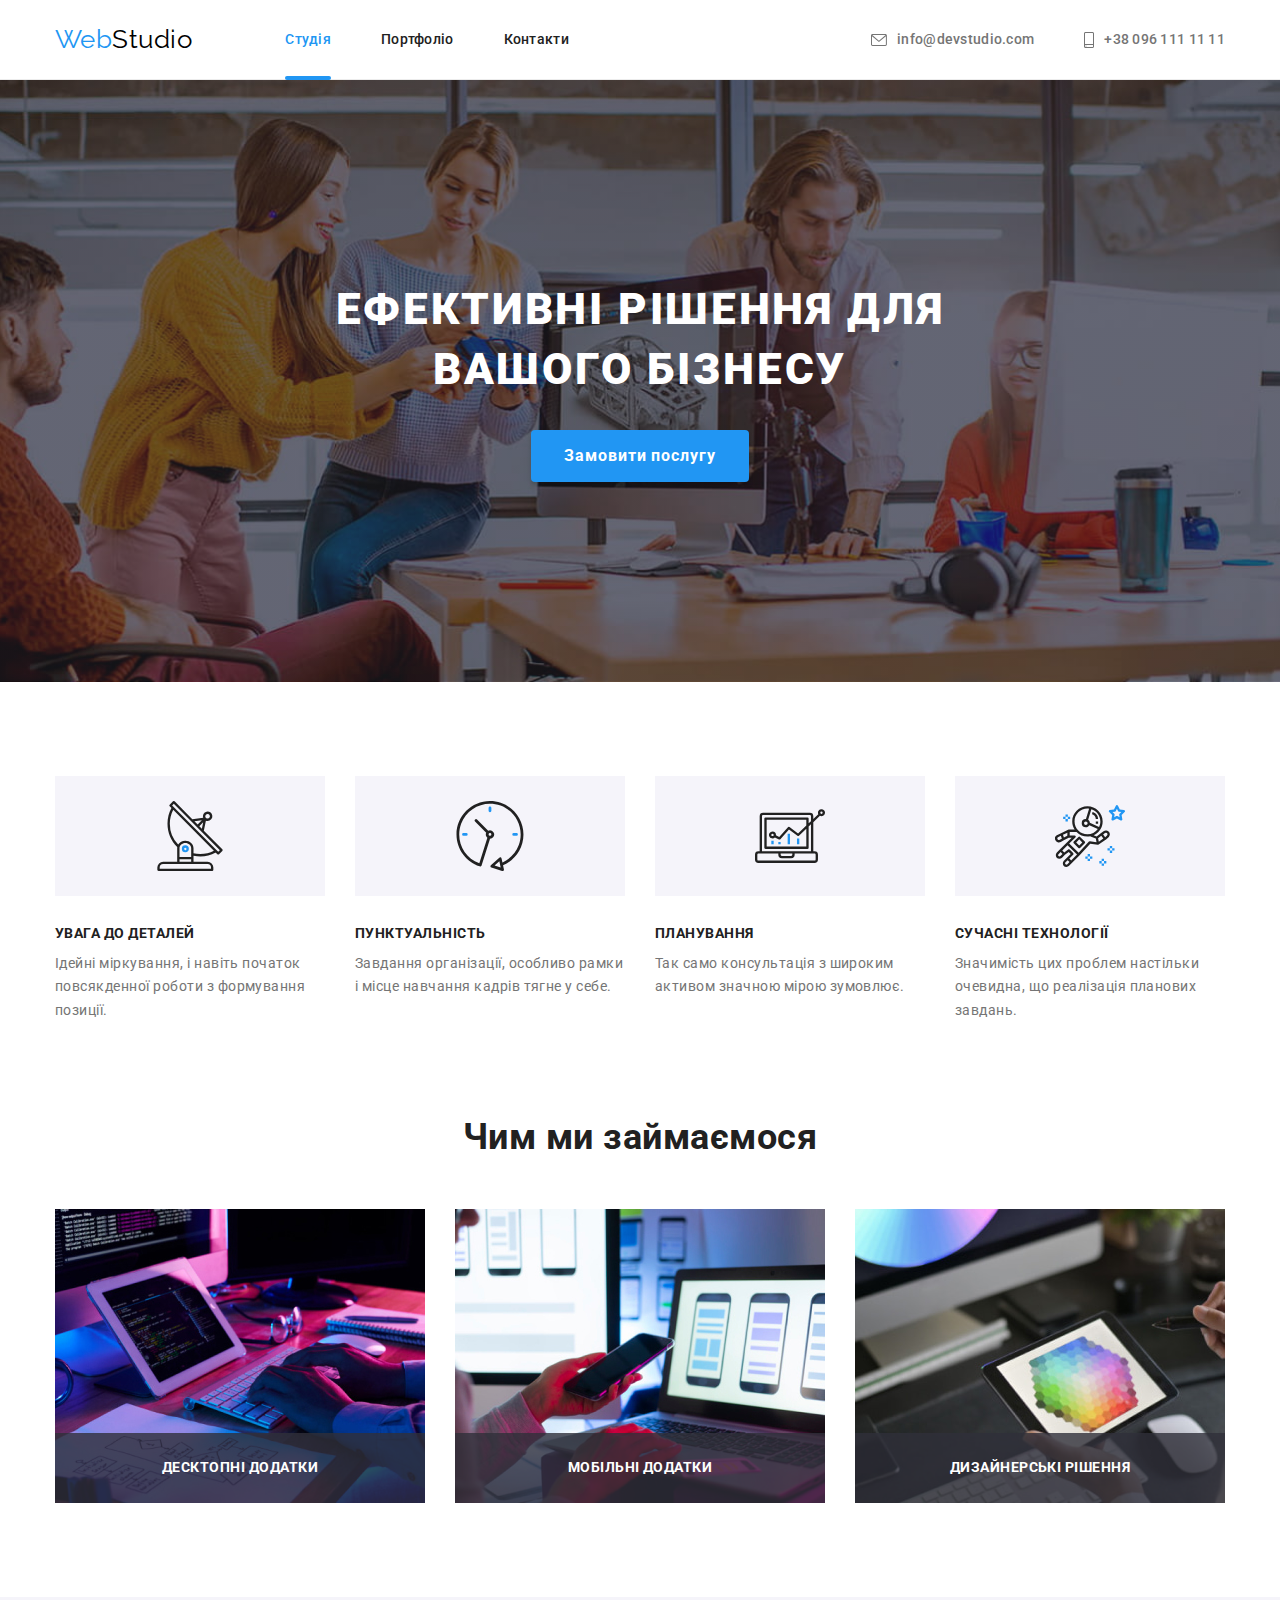
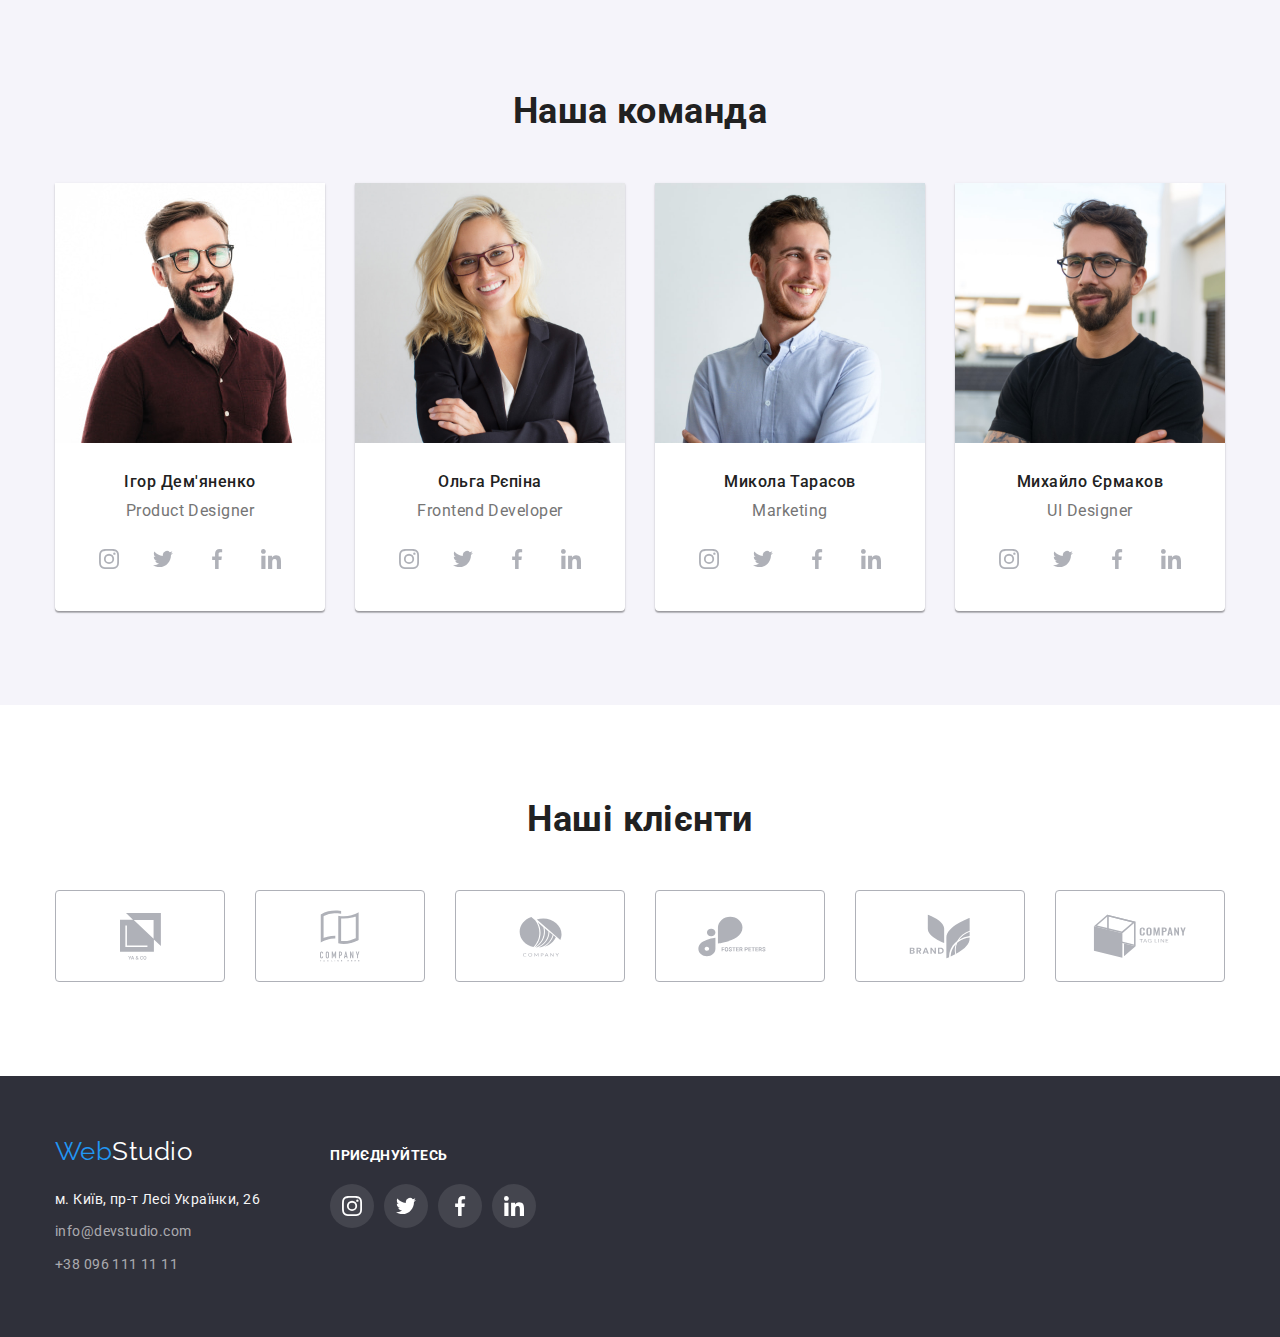
<file: index.html>
<!DOCTYPE html>
<html lang="uk">
  <head>
    <meta charset="UTF-8" />
    <meta http-equiv="X-UA-Compatible" content="IE=edge" />
    <meta name="viewport" content="width=device-width, initial-scale=1.0" />
    <title>WebStudio</title>
    <link
      href="https://fonts.googleapis.com/css2?family=Raleway:wght@700&family=Roboto:wght@400;500;700;900&display=swap"
      rel="stylesheet"
    />
    <link
      rel="stylesheet"
      href="https://cdnjs.cloudflare.com/ajax/libs/modern-normalize/1.1.0/modern-normalize.min.css"
    />
    <link rel="stylesheet" href="./css/styles.css" />
  </head>
  <body>
    <!--Шапка сайту-->
    <header class="page-header">
      <div class="container navbar">
        <!-- Лого -->
        <a class="logo" href="./index.html"><span>Web</span>Studio</a>

        <!-- Навігація по сайту -->
        <nav class="site-nav">
          <ul class="nav-list">
            <li class="item">
              <a class="link current" href="./index.html">Студія</a>
            </li>
            <li class="item">
              <a class="link" href="./portfolio.html">Портфоліо</a>
            </li>
            <li class="item">
              <a class="link" href="">Контакти</a>
            </li>
          </ul>
        </nav>

        <!-- Контакти -->
        <ul class="info-list">
          <li class="info-item">
            <a class="info-contact" href="mailto:info@devstudio.com">
              <svg class="info-envelope" width="16" height="12">
                <use
                  href="./images/icons.svg#icon-envelope"
                  width="16"
                  height="12"
                ></use>
              </svg>
              <span class="info-span">info@devstudio.com</span>
            </a>
          </li>
          <li class="info-item">
            <a class="info-contact" href="tel:+380961111111">
              <svg class="info-smartphone" width="10" height="16">
                <use
                  href="./images/icons.svg#icon-smartphone"
                  width="10"
                  height="16"
                ></use>
              </svg>
              <span class="info-span">+38 096 111 11 11</span>
            </a>
          </li>
        </ul>
      </div>
    </header>

    <!--Головна інформація-->
    <main class="page-main">
      <!--Замовлення послуги-->
      <section class="service">
        <div class="background-img">
          <div class="service-container container">
            <h1 class="service-title">Ефективні рішення для вашого бізнесу</h1>

            <button class="service-btn" type="button" data-modal-open>
              Замовити послугу
            </button>
          </div>
        </div>
      </section>

      <!--Особливості-->
      <section class="section">
        <div class="container">
          <h2 class="visually-hidden">Особливості</h2>

          <ul class="features-list">
            <li class="features-item">
              <div class="features-box">
                <svg class="features-icon" width="70" height="70">
                  <use
                    href="./images/icons.svg#icon-antenna"
                    width="70"
                    height="70"
                  ></use>
                </svg>
              </div>
              <h3 class="features-title">Увага до деталей</h3>
              <p class="features-text">
                Ідейні міркування, і навіть початок повсякденної роботи з
                формування позиції.
              </p>
            </li>

            <li class="features-item">
              <div class="features-box">
                <svg class="features-icon" width="70" height="70">
                  <use
                    href="./images/icons.svg#icon-clock"
                    width="70"
                    height="70"
                  ></use>
                </svg>
              </div>
              <h3 class="features-title">Пунктуальність</h3>
              <p class="features-text">
                Завдання організації, особливо рамки і місце навчання кадрів
                тягне у себе.
              </p>
            </li>

            <li class="features-item">
              <div class="features-box">
                <svg class="features-icon" width="70" height="70">
                  <use
                    href="./images/icons.svg#icon-diagram"
                    width="70"
                    height="70"
                  ></use>
                </svg>
              </div>
              <h3 class="features-title">Планування</h3>
              <p class="features-text">
                Так само консультація з широким активом значною мірою зумовлює.
              </p>
            </li>
            <li class="features-item">
              <div class="features-box">
                <svg class="features-icon" width="70" height="70">
                  <use
                    href="./images/icons.svg#icon-astronaut"
                    width="70"
                    height="70"
                  ></use>
                </svg>
              </div>
              <h3 class="features-title">Сучасні технології</h3>
              <p class="features-text">
                Значимість цих проблем настільки очевидна, що реалізація
                планових завдань.
              </p>
            </li>
          </ul>
        </div>
      </section>

      <!--Робота компанії-->
      <section class="section">
        <div class="container">
          <h2 class="work-title">Чим ми займаємося</h2>

          <ul class="work-list">
            <li class="work-img">
              <div class="work-box">
                <img
                  class="photo"
                  src="./images/work1.jpg"
                  alt="програміст працює на своєму робочому місці"
                  width="370"
                />
                <div class="work-inner-text">
                  <p class="inner-text">Десктопні додатки</p>
                </div>
              </div>
            </li>
            <li class="work-img">
              <div class="work-box">
                <img
                  class="photo"
                  src="./images/work2.jpg"
                  alt="команда розробників працює над інтерфейсом для мобільних телефонів"
                  width="370"
                />
                <div class="work-inner-text">
                  <p class="inner-text">Мобільні додатки</p>
                </div>
              </div>
            </li>
            <li class="work-img">
              <div class="work-box">
                <img
                  class="photo"
                  src="./images/work3.jpg"
                  alt="креативний художник веб-дизайну з робочим графічним планшетом для підбору кольорів"
                  width="370"
                />
                <div class="work-inner-text">
                  <p class="inner-text">Дизайнерські рішення</p>
                </div>
              </div>
            </li>
          </ul>
        </div>
      </section>

      <!--Команда розробників-->
      <section class="section">
        <div class="container">
          <h2 class="team-title">Наша команда</h2>

          <ul class="team-list">
            <li class="team-item">
              <img
                class="photo"
                src="./images/person1.jpg"
                alt="на фото Ігор Дем'яненко"
                width="270"
              />
              <div class="list-box">
                <h3 class="list-name">Ігор Дем'яненко</h3>
                <p class="position-name">Product Designer</p>

                <ul class="socials team-socials">
                  <li class="icon-list">
                    <a
                      class="icon-link"
                      href=""
                      target="_blank"
                      rel="noreferrer nofollow noopener"
                    >
                      <svg class="team-svg">
                        <use
                          href="./images/icons.svg#icon-instagram"
                          width="20"
                          height="20"
                        ></use>
                      </svg>
                    </a>
                  </li>

                  <li class="icon-list">
                    <a
                      class="icon-link"
                      href=""
                      target="_blank"
                      rel="noreferrer nofollow noopener"
                    >
                      <svg class="team-svg">
                        <use
                          href="./images/icons.svg#icon-twitter"
                          width="20"
                          height="20"
                        ></use>
                      </svg>
                    </a>
                  </li>

                  <li class="icon-list">
                    <a
                      class="icon-link"
                      href=""
                      target="_blank"
                      rel="noreferrer nofollow noopener"
                    >
                      <svg class="team-svg">
                        <use
                          href="./images/icons.svg#icon-facebook"
                          width="20"
                          height="20"
                        ></use>
                      </svg>
                    </a>
                  </li>

                  <li class="icon-list">
                    <a
                      class="icon-link"
                      href=""
                      target="_blank"
                      rel="noreferrer nofollow noopener"
                    >
                      <svg class="team-svg">
                        <use
                          href="./images/icons.svg#icon-linkedin"
                          width="20"
                          height="20"
                        ></use>
                      </svg>
                    </a>
                  </li>
                </ul>
              </div>
            </li>

            <li class="team-item">
              <img
                class="photo"
                src="./images/person2.jpg"
                alt="на фото Ольга Рєпіна"
                width="270"
              />
              <div class="list-box">
                <h3 class="list-name">Ольга Рєпіна</h3>
                <p class="position-name">Frontend Developer</p>

                <ul class="socials team-socials">
                  <li class="icon-list">
                    <a
                      class="icon-link"
                      href=""
                      target="_blank"
                      rel="noreferrer nofollow noopener"
                    >
                      <svg class="team-svg">
                        <use
                          href="./images/icons.svg#icon-instagram"
                          width="20"
                          height="20"
                        ></use>
                      </svg>
                    </a>
                  </li>

                  <li class="icon-list">
                    <a
                      class="icon-link"
                      href=""
                      target="_blank"
                      rel="noreferrer nofollow noopener"
                    >
                      <svg class="team-svg">
                        <use
                          href="./images/icons.svg#icon-twitter"
                          width="20"
                          height="20"
                        ></use>
                      </svg>
                    </a>
                  </li>

                  <li class="icon-list">
                    <a
                      class="icon-link"
                      href=""
                      target="_blank"
                      rel="noreferrer nofollow noopener"
                    >
                      <svg class="team-svg">
                        <use
                          href="./images/icons.svg#icon-facebook"
                          width="20"
                          height="20"
                        ></use>
                      </svg>
                    </a>
                  </li>

                  <li class="icon-list">
                    <a
                      class="icon-link"
                      href=""
                      target="_blank"
                      rel="noreferrer nofollow noopener"
                    >
                      <svg class="team-svg">
                        <use
                          href="./images/icons.svg#icon-linkedin"
                          width="20"
                          height="20"
                        ></use>
                      </svg>
                    </a>
                  </li>
                </ul>
              </div>
            </li>

            <li class="team-item">
              <img
                class="photo"
                src="./images/person3.jpg"
                alt="на фото Микола Тарасов"
                width="270"
              />
              <div class="list-box">
                <h3 class="list-name">Микола Тарасов</h3>
                <p class="position-name">Marketing</p>
                <ul class="socials team-socials">
                  <li class="icon-list">
                    <a
                      class="icon-link"
                      href=""
                      target="_blank"
                      rel="noreferrer nofollow noopener"
                    >
                      <svg class="team-svg">
                        <use
                          href="./images/icons.svg#icon-instagram"
                          width="20"
                          height="20"
                        ></use>
                      </svg>
                    </a>
                  </li>

                  <li class="icon-list">
                    <a
                      class="icon-link"
                      href=""
                      target="_blank"
                      rel="noreferrer nofollow noopener"
                    >
                      <svg class="team-svg">
                        <use
                          href="./images/icons.svg#icon-twitter"
                          width="20"
                          height="20"
                        ></use>
                      </svg>
                    </a>
                  </li>

                  <li class="icon-list">
                    <a
                      class="icon-link"
                      href=""
                      target="_blank"
                      rel="noreferrer , nofollow , noopener"
                    >
                      <svg class="team-svg">
                        <use
                          href="./images/icons.svg#icon-facebook"
                          width="20"
                          height="20"
                        ></use>
                      </svg>
                    </a>
                  </li>

                  <li class="icon-list">
                    <a
                      class="icon-link"
                      href=""
                      target="_blank"
                      rel="noreferrer nofollow noopener"
                    >
                      <svg class="team-svg">
                        <use
                          href="./images/icons.svg#icon-linkedin"
                          width="20"
                          height="20"
                        ></use>
                      </svg>
                    </a>
                  </li>
                </ul>
              </div>
            </li>

            <li class="team-item">
              <img
                class="photo"
                src="./images/person4.jpg"
                alt="на фото Михайло Єрмаков"
                width="270"
              />
              <div class="list-box">
                <h3 class="list-name">Михайло Єрмаков</h3>
                <p class="position-name">UI Designer</p>
                <ul class="socials team-socials">
                  <li class="icon-list">
                    <a
                      class="icon-link"
                      href=""
                      target="_blank"
                      rel="noreferrer nofollow noopener"
                    >
                      <svg class="team-svg">
                        <use
                          href="./images/icons.svg#icon-instagram"
                          width="20"
                          height="20"
                        ></use>
                      </svg>
                    </a>
                  </li>

                  <li class="icon-list">
                    <a
                      class="icon-link"
                      href=""
                      target="_blank"
                      rel="noreferrer nofollow noopener"
                    >
                      <svg class="team-svg">
                        <use
                          href="./images/icons.svg#icon-twitter"
                          width="20"
                          height="20"
                        ></use>
                      </svg>
                    </a>
                  </li>

                  <li class="icon-list">
                    <a
                      class="icon-link"
                      href=""
                      target="_blank"
                      rel="noreferrer nofollow noopener"
                    >
                      <svg class="team-svg">
                        <use
                          href="./images/icons.svg#icon-facebook"
                          width="20"
                          height="20"
                        ></use>
                      </svg>
                    </a>
                  </li>

                  <li class="icon-list">
                    <a
                      class="icon-link"
                      href=""
                      target="_blank"
                      rel="noreferrer nofollow noopener"
                    >
                      <svg class="team-svg">
                        <use
                          href="./images/icons.svg#icon-linkedin"
                          width="20"
                          height="20"
                        ></use>
                      </svg>
                    </a>
                  </li>
                </ul>
              </div>
            </li>
          </ul>
        </div>
      </section>

      <!-- Постійні клієнти -->
      <section class="section">
        <div class="container">
          <h2 class="clients-title">Наші клієнти</h2>

          <!-- Таблиця клієнтів -->
          <ul class="clients-list">
            <li class="clients-item">
              <a
                class="clients-link"
                href=""
                target="_blank"
                rel="noreferrer nofollow noopener"
              >
                <svg class="clients-icon" width="41" height="47">
                  <use href="./images/icons.svg#icon-client1"></use>
                </svg>
              </a>
            </li>

            <li class="clients-item">
              <a
                class="clients-link"
                href=""
                target="_blank"
                rel="noreferrer nofollow noopener"
              >
                <svg class="clients-icon" width="40" height="52">
                  <use href="./images/icons.svg#icon-client2"></use>
                </svg>
              </a>
            </li>

            <li class="clients-item">
              <a
                class="clients-link"
                href=""
                target="_blank"
                rel="noreferrer nofollow noopener"
              >
                <svg class="clients-icon" width="43" height="41">
                  <use href="./images/icons.svg#icon-client3"></use>
                </svg>
              </a>
            </li>

            <li class="clients-item">
              <a
                class="clients-link"
                href=""
                target="_blank"
                rel="noreferrer nofollow noopener"
              >
                <svg class="clients-icon" width="84" height="41">
                  <use href="./images/icons.svg#icon-client4"></use>
                </svg>
              </a>
            </li>

            <li class="clients-item">
              <a
                class="clients-link"
                href=""
                target="_blank"
                rel="noreferrer nofollow noopener"
              >
                <svg class="clients-icon" width="62" height="45">
                  <use href="./images/icons.svg#icon-client5"></use>
                </svg>
              </a>
            </li>

            <li class="clients-item">
              <a
                class="clients-link"
                href=""
                target="_blank"
                rel="noreferrer nofollow noopener"
              >
                <svg class="clients-icon" width="94" height="44">
                  <use href="./images/icons.svg#icon-client6"></use>
                </svg>
              </a>
            </li>
          </ul>
        </div>
      </section>
    </main>

    <!--Підвал сайту-->
    <footer class="page-footer">
      <div class="footer-container container">
        <div class="footer-information">
          <!-- Лого -->
          <a class="footer-logo" href="./index.html"><span>Web</span>Studio</a>

          <!-- Адреса -->
          <address class="information">
            <ul class="information-list">
              <li class="contact-list">
                <a
                  class="footer-address"
                  href="https://www.google.com.ua/maps/place/%D0%B1%D1%83%D0%BB.+%D0%9B%D0%B5%D1%81%D0%B8+%D0%A3%D0%BA%D1%80%D0%B0%D0%B8%D0%BD%D0%BA%D0%B8,+26,+%D0%9A%D0%B8%D0%B5%D0%B2,+02000/@50.4265653,30.5373471,18z/data=!4m5!3m4!1s0x40d4cf0e033ecbe9:0x57a4dffefec77da0!8m2!3d50.4265807!4d30.5383858?hl=ru"
                  target="_blank"
                  rel="noreferrer nofollow noopener"
                >
                  м. Київ, пр-т Лесі Українки, 26
                </a>
              </li>
              <li class="contact-list">
                <a class="footer-contact" href="mailto:info@devstudio.com">
                  info@devstudio.com
                </a>
              </li>
              <li class="contact-list">
                <a class="footer-contact" href="tel:+380961111111">
                  +38 096 111 11 11
                </a>
              </li>
            </ul>
          </address>
        </div>

        <!-- Соц.мережі футера -->
        <div class="footer-socials">
          <h2 class="socials-title">Приєднуйтесь</h2>

          <ul class="socials">
            <li class="socials-list">
              <a
                class="socials-link"
                href=""
                target="_blank"
                rel="noreferrer nofollow noopener"
              >
                <svg class="socials-svg">
                  <use
                    href="./images/icons.svg#icon-instagram"
                    width="20"
                    height="20"
                  ></use>
                </svg>
              </a>
            </li>

            <li class="socials-list">
              <a
                class="socials-link"
                href=""
                target="_blank"
                rel="noreferrer nofollow noopener"
              >
                <svg class="socials-svg">
                  <use
                    href="./images/icons.svg#icon-twitter"
                    width="20"
                    height="20"
                  ></use>
                </svg>
              </a>
            </li>

            <li class="socials-list">
              <a class="socials-link" href="">
                <svg class="socials-svg">
                  <use
                    href="./images/icons.svg#icon-facebook"
                    width="20"
                    height="20"
                  ></use>
                </svg>
              </a>
            </li>

            <li class="socials-list">
              <a
                class="socials-link"
                href=""
                target="_blank"
                rel="noreferrer nofollow noopener"
              >
                <svg class="socials-svg">
                  <use
                    href="./images/icons.svg#icon-linkedin"
                    width="20"
                    height="20"
                  ></use>
                </svg>
              </a>
            </li>
          </ul>
        </div>
      </div>
    </footer>

    <!-- Модальне вікно -->
    <div class="backdrop is-hidden" data-modal>
      <div class="modal">
        <button class="modal-button" type="button" data-modal-close>
          <svg class="iclon-close" width="18" height="18">
            <use href="./images/icons.svg#icon-modalclose"></use>
          </svg>
        </button>
      </div>
    </div>

    <script src="./js/modal.js"></script>
  </body>
</html>
</file>
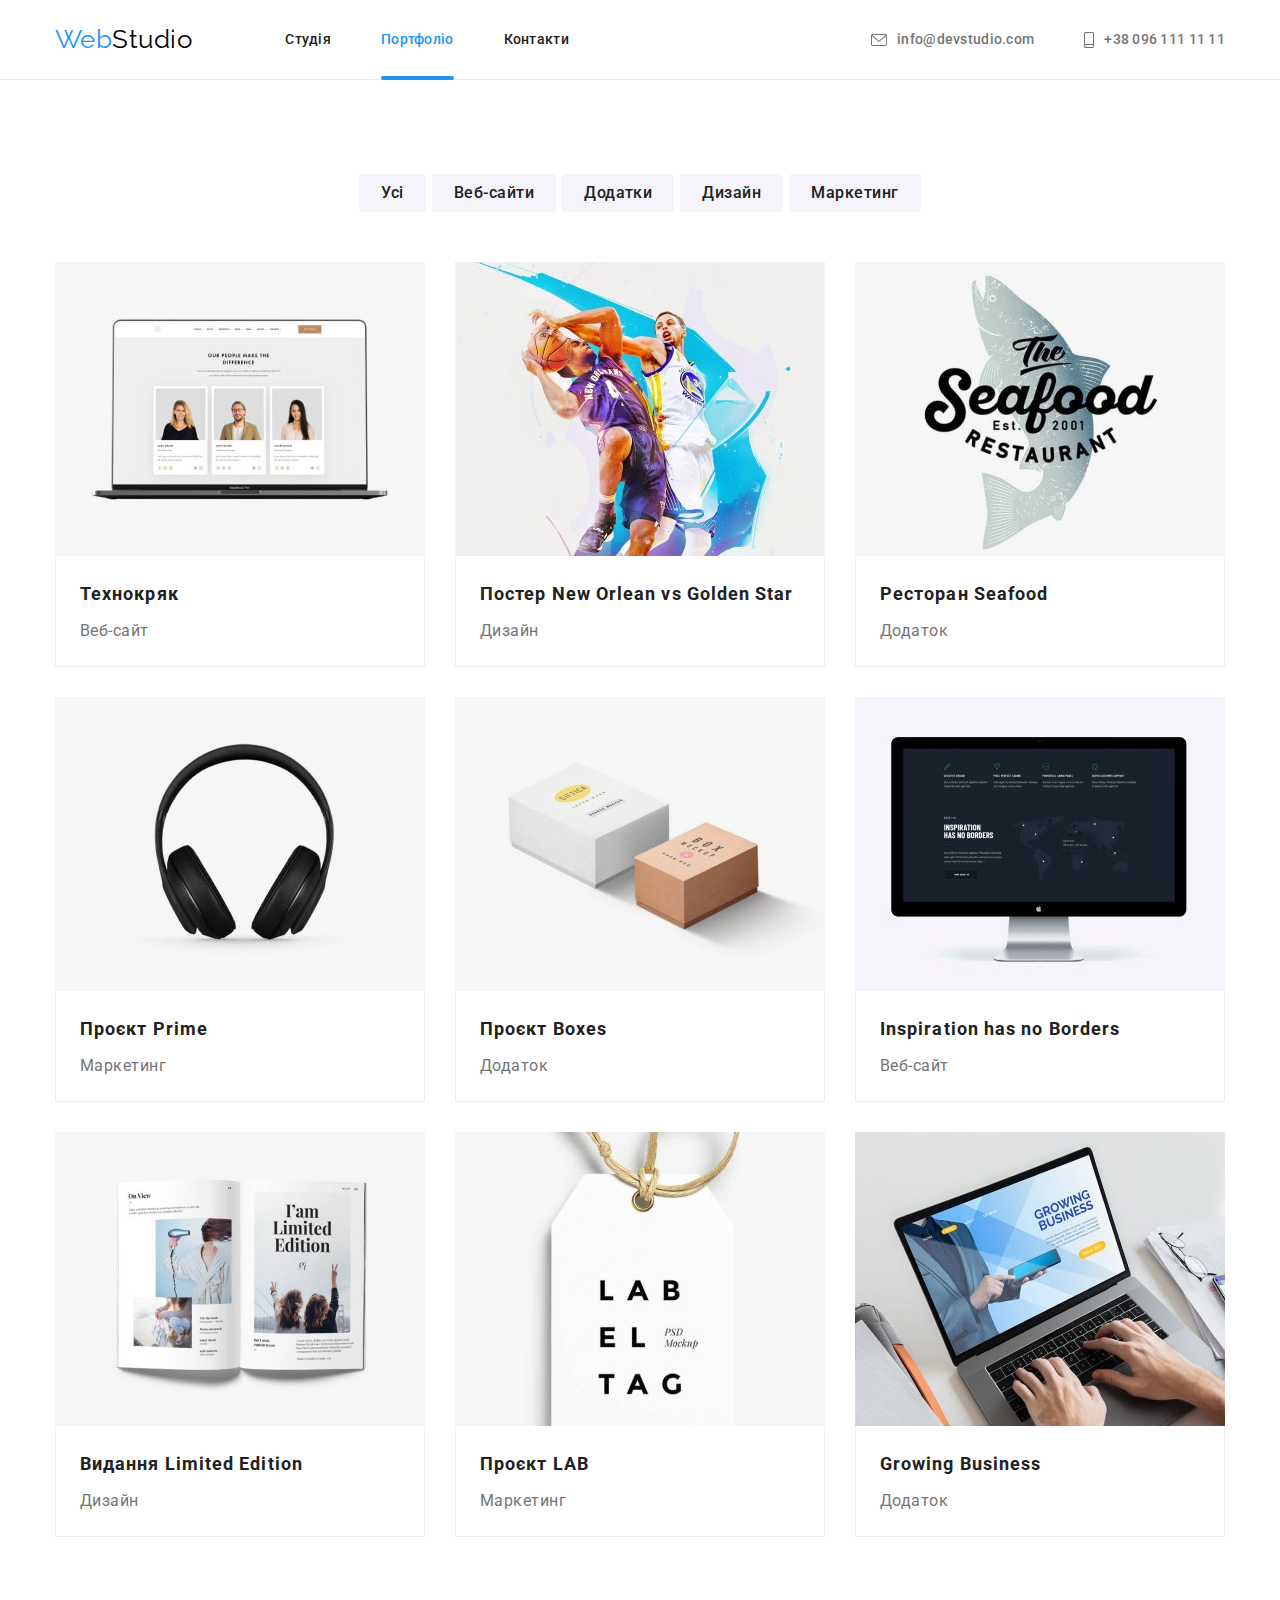
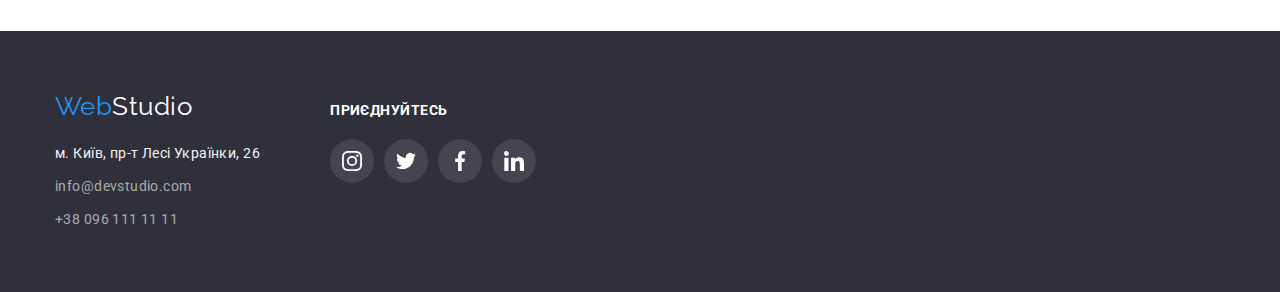
<file: portfolio.html>
<!DOCTYPE html>
<html lang="uk">
  <head>
    <meta charset="UTF-8" />
    <meta http-equiv="X-UA-Compatible" content="IE=edge" />
    <meta name="viewport" content="width=device-width, initial-scale=1.0" />
    <title>Portfolio</title>
    <link
      href="https://fonts.googleapis.com/css2?family=Raleway:wght@700&family=Roboto:wght@400;500;700;900&display=swap"
      rel="stylesheet"
    />
    <link
      rel="stylesheet"
      href="https://cdnjs.cloudflare.com/ajax/libs/modern-normalize/1.1.0/modern-normalize.min.css"
    />
    <link rel="stylesheet" href="./css/styles.css" />
  </head>
  <body>
    <!--Шапка сайту-->
    <header class="page-header">
      <div class="container navbar">
        <!-- Лого -->
        <a class="logo" href="./index.html"><span>Web</span>Studio</a>

        <!-- Навігація по сайту -->
        <nav class="site-nav">
          <ul class="nav-list">
            <li class="item">
              <a class="link" href="./index.html">Студія</a>
            </li>
            <li class="item">
              <a class="link current" href="./portfolio.html">Портфоліо</a>
            </li>
            <li class="item">
              <a class="link" href="">Контакти</a>
            </li>
          </ul>
        </nav>

        <!-- Контакти -->
        <ul class="info-list">
          <li class="info-item">
            <a class="info-contact" href="mailto:info@devstudio.com">
              <svg class="info-envelope" width="16" height="12">
                <use
                  href="./images/icons.svg#icon-envelope"
                  width="16"
                  height="12"
                ></use>
              </svg>
              <span class="info-span">info@devstudio.com</span>
            </a>
          </li>
          <li class="info-item">
            <a class="info-contact" href="tel:+380961111111">
              <svg class="info-smartphone" width="10" height="16">
                <use
                  href="./images/icons.svg#icon-smartphone"
                  width="10"
                  height="16"
                ></use>
              </svg>
              <span class="info-span">+38 096 111 11 11</span>
            </a>
          </li>
        </ul>
      </div>
    </header>

    <!-----Головна інформація----->
    <main class="main-portfolio">
      <!-- Фільтр кнопок -->
      <section class="section">
        <h1 class="visually-hidden">Портфоліо</h1>

        <div class="container">
          <ul class="btn-list">
            <li class="btn-item">
              <button class="btn" type="button">Усі</button>
            </li>
            <li class="btn-item">
              <button class="btn" type="button">Веб-сайти</button>
            </li>
            <li class="btn-item">
              <button class="btn" type="button">Додатки</button>
            </li>
            <li class="btn-item">
              <button class="btn" type="button">Дизайн</button>
            </li>
            <li class="btn-item">
              <button class="btn" type="button">Маркетинг</button>
            </li>
          </ul>

          <!-- Портфоліо -->

          <!-- Список карток -->
          <ul class="portfolio-card">
            <li class="card card-web">
              <a
                class="portfolio-link"
                href="#"
                target="_blank"
                rel="noreferrer nofollow noopener"
              >
                <div class="card-box">
                  <img
                    class="photo"
                    src="./images/portfolio1.jpg"
                    alt="Ноутбук з веб-сайтом компанії"
                    width="370"
                  />
                  <div class="card-inner-box">
                    <p class="card-inner-text">
                      Ресурс пропонує комплексні пропозиції з різним рівнем
                      функціоналу та сервісів. Все це дозволить відвідувачу
                      отримати вичерпні відомості про компанію чи приватну
                      особу.
                    </p>
                  </div>
                </div>
                <div class="portfolio-box">
                  <h3 class="portfolio-title">Технокряк</h3>
                  <p class="portfolio-text">Веб-сайт</p>
                </div>
              </a>
            </li>
            <li class="card card-design">
              <a
                class="portfolio-link"
                href="#"
                target="_blank"
                rel="noreferrer nofollow noopener"
              >
                <div class="card-box">
                  <img
                    class="photo"
                    src="./images/portfolio2.jpg"
                    alt="Постер з баскетболістами"
                    width="370"
                  />
                  <div class="card-inner-box">
                    <p class="card-inner-text">
                      Ресурс пропонує комплексні пропозиції з різним рівнем
                      функціоналу та сервісів. Все це дозволить відвідувачу
                      отримати вичерпні відомості про компанію чи приватну
                      особу.
                    </p>
                  </div>
                </div>
                <div class="portfolio-box">
                  <h3 class="portfolio-title">
                    Постер New Orlean vs Golden Star
                  </h3>
                  <p class="portfolio-text">Дизайн</p>
                </div>
              </a>
            </li>
            <li class="card card-addition">
              <a
                class="portfolio-link"
                href="#"
                target="_blank"
                rel="noreferrer nofollow noopener"
              >
                <div class="card-box">
                  <img
                    class="photo"
                    src="./images/portfolio3.jpg"
                    alt="Лого ресторану"
                    width="370"
                  />
                  <div class="card-inner-box">
                    <p class="card-inner-text">
                      Ресурс пропонує комплексні пропозиції з різним рівнем
                      функціоналу та сервісів. Все це дозволить відвідувачу
                      отримати вичерпні відомості про компанію чи приватну
                      особу.
                    </p>
                  </div>
                </div>
                <div class="portfolio-box">
                  <h3 class="portfolio-title">Ресторан Seafood</h3>
                  <p class="portfolio-text">Додаток</p>
                </div>
              </a>
            </li>
            <li class="card card-marketing">
              <a
                class="portfolio-link"
                href="#"
                target="_blank"
                rel="noreferrer nofollow noopener"
              >
                <div class="card-box">
                  <img
                    class="photo"
                    src="./images/portfolio4.jpg"
                    alt="Навушники"
                    width="370"
                  />
                  <div class="card-inner-box">
                    <p class="card-inner-text">
                      Ресурс пропонує комплексні пропозиції з різним рівнем
                      функціоналу та сервісів. Все це дозволить відвідувачу
                      отримати вичерпні відомості про компанію чи приватну
                      особу.
                    </p>
                  </div>
                </div>
                <div class="portfolio-box">
                  <h3 class="portfolio-title">Проєкт Prime</h3>
                  <p class="portfolio-text">Маркетинг</p>
                </div>
              </a>
            </li>
            <li class="card card-addition">
              <a
                class="portfolio-link"
                href="#"
                target="_blank"
                rel="noreferrer nofollow noopener"
              >
                <div class="card-box">
                  <img
                    class="photo"
                    src="./images/portfolio5.jpg"
                    alt="Дві коробки"
                    width="370"
                  />
                  <div class="card-inner-box">
                    <p class="card-inner-text">
                      Ресурс пропонує комплексні пропозиції з різним рівнем
                      функціоналу та сервісів. Все це дозволить відвідувачу
                      отримати вичерпні відомості про компанію чи приватну
                      особу.
                    </p>
                  </div>
                </div>
                <div class="portfolio-box">
                  <h3 class="portfolio-title">Проєкт Boxes</h3>
                  <p class="portfolio-text">Додаток</p>
                </div>
              </a>
            </li>
            <li class="card card-web">
              <a
                class="portfolio-link"
                href="#"
                target="_blank"
                rel="noreferrer nofollow noopener"
              >
                <div class="card-box">
                  <img
                    class="photo"
                    src="./images/portfolio6.jpg"
                    alt="Монітор"
                    width="370"
                  />
                  <div class="card-inner-box">
                    <p class="card-inner-text">
                      Ресурс пропонує комплексні пропозиції з різним рівнем
                      функціоналу та сервісів. Все це дозволить відвідувачу
                      отримати вичерпні відомості про компанію чи приватну
                      особу.
                    </p>
                  </div>
                </div>
                <div class="portfolio-box">
                  <h3 class="portfolio-title">Inspiration has no Borders</h3>
                  <p class="portfolio-text">Веб-сайт</p>
                </div>
              </a>
            </li>
            <li class="card card-design">
              <a
                class="portfolio-link"
                href="#"
                target="_blank"
                rel="noreferrer nofollow noopener"
              >
                <div class="card-box">
                  <img
                    class="photo"
                    src="./images/portfolio7.jpg"
                    alt="Книга"
                    width="370"
                  />
                  <div class="card-inner-box">
                    <p class="card-inner-text">
                      Ресурс пропонує комплексні пропозиції з різним рівнем
                      функціоналу та сервісів. Все це дозволить відвідувачу
                      отримати вичерпні відомості про компанію чи приватну
                      особу.
                    </p>
                  </div>
                </div>
                <div class="portfolio-box">
                  <h3 class="portfolio-title">Видання Limited Edition</h3>
                  <p class="portfolio-text">Дизайн</p>
                </div>
              </a>
            </li>
            <li class="card card-marketing">
              <a
                class="portfolio-link"
                href="#"
                target="_blank"
                rel="noreferrer nofollow noopener"
              >
                <div class="card-box">
                  <img
                    class="photo"
                    src="./images/portfolio8.jpg"
                    alt="Етикетка-тег"
                    width="370"
                  />
                  <div class="card-inner-box">
                    <p class="card-inner-text">
                      Ресурс пропонує комплексні пропозиції з різним рівнем
                      функціоналу та сервісів. Все це дозволить відвідувачу
                      отримати вичерпні відомості про компанію чи приватну
                      особу.
                    </p>
                  </div>
                </div>
                <div class="portfolio-box">
                  <h3 class="portfolio-title">Проєкт LAB</h3>
                  <p class="portfolio-text">Маркетинг</p>
                </div>
              </a>
            </li>
            <li class="card card-addition">
              <a
                class="portfolio-link"
                href="#"
                target="_blank"
                rel="noreferrer nofollow noopener"
              >
                <div class="card-box">
                  <img
                    class="photo"
                    src="./images/portfolio9.jpg"
                    alt="Ноутбук з зображенням веб-сайту компанії"
                    width="370"
                  />
                  <div class="card-inner-box">
                    <p class="card-inner-text">
                      Ресурс пропонує комплексні пропозиції з різним рівнем
                      функціоналу та сервісів. Все це дозволить відвідувачу
                      отримати вичерпні відомості про компанію чи приватну
                      особу.
                    </p>
                  </div>
                </div>
                <div class="portfolio-box">
                  <h3 class="portfolio-title">Growing Business</h3>
                  <p class="portfolio-text">Додаток</p>
                </div>
              </a>
            </li>
          </ul>
        </div>
      </section>
    </main>

    <!--Підвал сайту-->
    <footer class="page-footer">
      <div class="footer-container container">
        <div class="footer-information">
          <!-- Лого -->
          <a class="footer-logo" href="./index.html"><span>Web</span>Studio</a>

          <!-- Адреса -->
          <address class="information">
            <ul class="information-list">
              <li class="contact-list">
                <a
                  class="footer-address"
                  href="https://www.google.com.ua/maps/place/%D0%B1%D1%83%D0%BB.+%D0%9B%D0%B5%D1%81%D0%B8+%D0%A3%D0%BA%D1%80%D0%B0%D0%B8%D0%BD%D0%BA%D0%B8,+26,+%D0%9A%D0%B8%D0%B5%D0%B2,+02000/@50.4265653,30.5373471,18z/data=!4m5!3m4!1s0x40d4cf0e033ecbe9:0x57a4dffefec77da0!8m2!3d50.4265807!4d30.5383858?hl=ru"
                  target="_blank"
                  rel="noreferrer nofollow noopener"
                >
                  м. Київ, пр-т Лесі Українки, 26
                </a>
              </li>
              <li class="contact-list">
                <a class="footer-contact" href="mailto:info@devstudio.com">
                  info@devstudio.com
                </a>
              </li>
              <li class="contact-list">
                <a class="footer-contact" href="tel:+380961111111">
                  +38 096 111 11 11
                </a>
              </li>
            </ul>
          </address>
        </div>

        <!-- Соц.мережі футера -->
        <div class="footer-socials">
          <h2 class="socials-title">Приєднуйтесь</h2>

          <ul class="socials">
            <li class="socials-list">
              <a
                class="socials-link"
                href=""
                target="_blank"
                rel="noreferrer nofollow noopener"
              >
                <svg class="socials-svg">
                  <use
                    href="./images/icons.svg#icon-instagram"
                    width="20"
                    height="20"
                  ></use>
                </svg>
              </a>
            </li>

            <li class="socials-list">
              <a
                class="socials-link"
                href=""
                target="_blank"
                rel="noreferrer nofollow noopener"
              >
                <svg class="socials-svg">
                  <use
                    href="./images/icons.svg#icon-twitter"
                    width="20"
                    height="20"
                  ></use>
                </svg>
              </a>
            </li>

            <li class="socials-list">
              <a class="socials-link" href="">
                <svg class="socials-svg">
                  <use
                    href="./images/icons.svg#icon-facebook"
                    width="20"
                    height="20"
                  ></use>
                </svg>
              </a>
            </li>

            <li class="socials-list">
              <a
                class="socials-link"
                href=""
                target="_blank"
                rel="noreferrer nofollow noopener"
              >
                <svg class="socials-svg">
                  <use
                    href="./images/icons.svg#icon-linkedin"
                    width="20"
                    height="20"
                  ></use>
                </svg>
              </a>
            </li>
          </ul>
        </div>
      </div>
    </footer>
  </body>
</html>
</file>
<file: css/styles.css>
:root {
  --primary-text-color: #212121;
  --secondary-text-color: #757575;
  --interactive-text-color: #2196F3;
  --additional-text-color: #FFFFFF;
  --footer-text-contact: rgba(255, 255, 255, 0.6);
  --logo-text-color: #000000;
  --primary-bg-color: #F5F5F5;
  --service-bg-color:#C4C4C4;
  --team-bg-color: #F5F4FA;
  --footer-bg-color: #2F303A;
  --additional-btn-color: #188CE8;
  --card-border-color: #EEEEEE;
  --header-line-color: #ECECEC;
  --border-clients-static: #AFB1B8;
}

/* Глобальні налаштування */
body {
  font-family: 'Roboto', sans-serif;
  letter-spacing: 0.03em;
  
  background-color: var(--additional-text-color);
  
  color: var(--secondary-text-color);
}

/* Секції */
.section {
  padding-top: 94px;
  padding-bottom: 94px;
  
  background-color: var(--additional-text-color);
}

/* Глобальне налаштування контейнеру */
.container {
  width: 1200px;
  margin-left: auto;
  margin-right: auto;
  padding-left: 15px;
  padding-right: 15px;
}

/* Паттерн visually-hidden */
.visually-hidden {
  position: absolute;
  width: 1px;
  height: 1px;
  margin: -1px;
  border: 0;
  padding: 0;
  white-space: nowrap;
  clip-path: inset(100%);
  clip: rect(0 0 0 0);
  overflow: hidden;
}

/* Налаштунок фото */
.photo {
  display: block;
}

/* Глобальне скидання */
h1,
h2,
h3,
h4,
h5,
h6,
p {
 margin: 0; 
 padding: 0;
}

/* Налаштування для списків */
ul {
  margin: 0;
  padding: 0;

  list-style: none;
}

/* -----HEADER----- */
.navbar {
  display: flex;
  align-items: center;
}

.page-header {
  border-bottom: 1px solid var(--header-line-color);

  background-color: var(--additional-text-color);
}

/* Лого */
.logo {
  color: var(--logo-text-color);
  font-family: 'Raleway', sans-serif;
  font-size: 26px;
  line-height: 1.2;
  text-decoration: none;
}

.logo>span {
  color: var(--interactive-text-color);
}

/* Навігація по сайту */

.site-nav {
  margin-left: 93px;
}

.nav-list {
  display: flex;
}

.nav-list .item:not(:last-child) {
  margin-right: 50px;
}


.nav-list .link {
  display: block;
  padding-top: 32px;
  padding-bottom: 31px;

  color: var(--primary-text-color);
  font-weight: 500;
  font-size: 14px;
  line-height: 1.14;
  letter-spacing: 0.02em;
  text-decoration: none;

  transition-property: color;
  transition-duration: 250ms;
  transition-timing-function: cubic-bezier(0.4, 0, 0.2, 1);
}

.nav-list .link:hover,
.nav-list .link:focus {
  color: var(--interactive-text-color);
}

.nav-list .current {
  color: var(--interactive-text-color);
}


.nav-list .link {
  position: relative;
}

.current::after {
  content: '';
  position: absolute;
  bottom: 0;
  left: 0;
  width: 100%;
  height: 4px;
  border-radius: 2px;

  background-color: var(--interactive-text-color);

  transform: translateY(1px);
}

/* Контактна інформація */

.info-list {
  display: flex;
  margin-left: auto;
}


.info-item {
  display:block;
  margin-right: 50px;
}

.info-item:last-child {
  margin-right: 0;
}

.info-contact {
  display: flex;
  align-items: center;
  padding-top: 32px;
  padding-bottom: 31px;
  color: var(--secondary-text-color);
  font-weight: 500;
  font-size: 14px;
  line-height: 1.14;
  letter-spacing: 0.02em;
  text-decoration: none;

  transition-property: color;
  transition-duration: 250ms;
  transition-timing-function: cubic-bezier(0.4, 0, 0.2, 1);
} 

.info-contact:hover,
.info-contact:focus {
  color: var(--interactive-text-color);
} 

.info-envelope {
  margin-right: 10px;
  fill: currentColor;
}

.info-smartphone {
  margin-right: 10px;
  fill: currentColor;
}

/* -----СТУДІЯ----- */

/* Замовлення послуги */
.background-img {
  max-width: 1600px;
  margin-left: auto;
  margin-right: auto;

  background-image: linear-gradient(
    rgba(47, 48, 58, 0.4),
    rgba(47, 48, 58, 0.4)),
    url(../images/servicebgimg.jpg);
  background-color: var(--service-bg-color);
  background-position: center;
  background-size: cover;
}

.service-container {
  padding-top: 200px;
  padding-bottom: 200px;
  width: 696px;
  margin: 0 auto;
  text-align: center;
}

.service-title {
  margin-bottom: 30px;
  font-weight: 900;
  color: var(--additional-text-color);
  font-size: 44px;
  line-height: 1.36;
  letter-spacing: 0.06em;
  text-transform: uppercase;
}

.service-btn {
  min-width: 216px;
  padding: 10px 32px;
  box-shadow: 0px 4px 4px rgba(0, 0, 0, 0.15);

  font-family: inherit;
  font-weight: 700;
  font-size: 16px;
  line-height: 1.87;
  letter-spacing: 0.06em;
  border-radius: 4px;
  text-align: center;
  color: var(--additional-text-color);

  background-color: var(--interactive-text-color);
  border: 1px solid transparent;

  cursor: pointer;

  transition-property: background-color;
  transition-duration: 250ms;
  transition-timing-function: cubic-bezier(0.4, 0, 0.2, 1);
}

.service-btn:hover,
.service-btn:focus {
  background-color: var(--additional-btn-color);
}

/* Секція особливості */
.features-list {
  display: flex;
  flex-wrap: wrap;
} 

.features-list .features-item {
  width: 270px;
  margin-right: 30px;
}

.features-item:nth-last-child(1){
  margin-right: 0;
}

.features-box {
  display: flex;
  justify-content: center;
  align-items: center;
  height: 120px;

  background-color: var(--team-bg-color);
  margin-bottom: 30px;
}

.features-title {
  margin-bottom: 10px;

  color: var(--primary-text-color);
  font-weight: 700;
  font-size: 14px;
  line-height: 1.14;
  text-transform: uppercase;
}

.features-text {
  color: var(--secondary-text-color);
  font-size: 14px;
  line-height: 1.71;
}

/* Робота компанії */
.work-list {
  display: flex;
  flex-wrap: wrap;
}

/* Padding 0 для секції */
.page-main .section:nth-last-child(3) {
  padding-top: 0;
}

.work-list .work-img {
  width: 370px;
  margin-right: 30px;
}

.work-img:last-child {
  margin-right: 0;
}

.work-title {
  margin-bottom: 50px;

  color: var(--primary-text-color);
  font-weight: 700;
  font-size: 36px;
  line-height: 1.16;
  text-align: center;
}

.work-box {
  position: relative;
}

.work-inner-text {
  position: absolute;
  width: 100%;
  bottom: 0;
  left: 50%;
  transform: translate(-50%, 0%);

  text-align: center;
  
  background-color: rgba(47, 48, 58, 0.8);
}

.inner-text {
  padding-bottom: 27px;
  padding-top: 27px;

  font-size: 14px;
  line-height: 1.14;
  font-weight: 700;
  color: var(--additional-text-color);
  text-transform: uppercase;
}

/* Команда */
.team-list {
  display: flex;
  flex-wrap: wrap;
}

/* Фон для секції */
.page-main .section:nth-last-child(2) {
  background-color: var(--team-bg-color);
}

.team-list .team-item {
  width: 270px;
  margin-right: 30px;
  box-shadow: 0px 1px 3px rgba(0, 0, 0, 0.12),
              0px 1px 1px rgba(0, 0, 0, 0.14),
              0px 2px 1px rgba(0, 0, 0, 0.2);

  background-color: var(--additional-text-color);
  border-radius: 0px 0px 4px 4px;
}

.team-item:last-child {
  margin-right: 0;
}

.team-title {
  margin-bottom: 50px;

  color: var(--primary-text-color);
  font-weight: 700;
  font-size: 36px;
  line-height: 1.16;
  text-align: center;
}

.list-box {
  padding-top: 30px;
  padding-bottom: 30px;
}

.list-name {
  margin-bottom: 10px;
  color: var(--primary-text-color);
  font-weight: 500;
  font-size: 16px;
  line-height: 1.18;
  text-align: center;
}

.position-name {
  margin-bottom: 16px;

  color: var(--secondary-text-color);
  font-size: 16px;
  line-height: 1.18;
  text-align: center;
}

/* Іконки */
.team-socials {
  display: flex;
  padding-left: 32px;
  padding-right: 32px;
}

.icon-link {
  display: flex;
  justify-content: center;
  align-items: center;
  width: 44px;
  height: 44px;
  border-radius: 50%;

  transition-property: background-color;
  transition-duration: 250ms;
  transition-timing-function: cubic-bezier(0.4, 0, 0.2, 1);
}

.icon-list {
  margin-left: 10px;
}

.icon-list:nth-child(1) {
  margin-left: 0;
}

.team-svg {
  fill: var(--border-clients-static);
  width: 20px;
  height: 20px;

  transition-property: fill;
  transition-duration: 250ms;
  transition-timing-function: cubic-bezier(0.4, 0, 0.2, 1);
}

.icon-link:hover,
.icon-link:focus {
  background-color: var(--interactive-text-color);
}

.icon-link:hover .team-svg,
.icon-link:focus .team-svg {
  fill: var(--additional-text-color);
} 

/* Наші клієнти */

.clients-title {
margin-bottom: 50px;

color: var(--primary-text-color);
font-weight: 700;
font-size: 36px;
line-height: 1.16;
text-align: center;
}

.clients-list {
  display: flex;
}

.clients-item {
  margin-right: 30px;
}

.clients-item:nth-child(6) {
  margin-right: 0;
}

.clients-link {
  display: flex;
  justify-content: center;
  align-items: center;
  width: 170px;
  height: 92px;
  border-radius: 4px;
  border: 1px solid var(--border-clients-static);
  fill: var(--border-clients-static);

  transition-property: border , fill;
  transition-duration: 250ms;
  transition-timing-function: cubic-bezier(0.4, 0, 0.2, 1);
}

.clients-link:hover,
.clients-link:focus {
  outline: none;
  fill: var(--interactive-text-color);
  border-color: var(--interactive-text-color);    
}

/* -------ПОРТФОЛІО------- */

/* Фільтр кнопок */
.btn-list {
  display: flex;
  flex-wrap: wrap;
  justify-content: center;
  margin-bottom: 50px;
}

.btn-list .btn-item {
  margin-right: 6px;
}

.btn-item:last-child {
  margin-right: 0;
}

.btn-list .btn {
  padding: 6px 22px;

  font-family: inherit;
  font-weight: 500;
  font-size: 16px;
  line-height: 1.62;
  letter-spacing: 0.03em;
  color: var(--primary-text-color);

  border-radius: 4px;
  border: 1px transparent;
  background-color: var(--team-bg-color);

  cursor: pointer;

  transition-property: background-color , color, box-shadow;
  transition-duration: 250ms;
  transition-timing-function: cubic-bezier(0.4, 0, 0.2, 1);
}

.btn-list .btn:hover,
.btn-list .btn:focus {
  box-shadow: 0px 3px 1px rgba(0, 0, 0, 0.1),
              0px 1px 2px rgba(0, 0, 0, 0.08),
              0px 2px 2px rgba(0, 0, 0, 0.12);

  background-color: var(--interactive-text-color);
  color: var(--additional-text-color);            
}

/* Портфоліо картки */

.portfolio-card {
  display: flex;
  flex-wrap: wrap;
}

.card {
  margin-right: 30px;
  margin-bottom: 30px;
  width: 370px;

  background-color: var(--additional-text-color);
}

.card:nth-child(3n) {
  margin-right: 0;
}

.card:nth-last-child(-n + 3) {
  margin-bottom: 0;
}

.portfolio-box {
  padding-top: 20px;
  padding-bottom: 20px;
  padding-left: 24px;
  padding-right: 24px;
  border-left: 1px solid var(--card-border-color);
  border-right: 1px solid var(--card-border-color);
  border-bottom: 1px solid var(--card-border-color);
}

/* Розмітка ховера на картку */

.card-box {
  position: relative;
  overflow: hidden;
}

.card-inner-box {
  position: absolute;
  width: 100%;
  height: 100%;
  top: 0;
  left: 0;

  opacity: 1;

  background-color: rgba(33, 150, 243, 0.9);

  transform: translateY(100%);

  transition-property: transform;
  transition-duration: 250ms;
  transition-timing-function: cubic-bezier(0.4, 0, 0.2, 1);
}

.card-inner-text { 
  padding: 63px 24px;
  font-size: 18px;
  line-height: 1.55;
  color: var(--additional-text-color);
}

.portfolio-link:hover .card-inner-box,
.portfolio-link:focus .card-inner-box {

  transform: translateY(0%);
  transition-property: transform;
  transition-duration: 250ms;
  transition-timing-function: cubic-bezier(0.4, 0, 0.2, 1);
}

.portfolio-link {
  display: block;
  text-decoration: none;

  transition-property: box-shadow;
  transition-duration: 250ms;
  transition-timing-function: cubic-bezier(0.4, 0, 0.2, 1);
}

.portfolio-link:hover,
.portfolio-link:focus {
  outline: none;
  box-shadow: 0px 1px 1px rgba(0, 0, 0, 0.12),
              0px 4px 4px rgba(0, 0, 0, 0.06), 
              1px 4px 6px rgba(0, 0, 0, 0.16);
}

.portfolio-title {
  margin-bottom: 4px;
  color: var(--primary-text-color);
  font-weight: 700;
  font-size: 18px;
  line-height: 2;
  letter-spacing: 0.06em;
}

.portfolio-text {
  color: var(--secondary-text-color);
  font-size: 16px;
  line-height: 1.87;
}

/* -----FOOTER----- */

.page-footer {
  background-color: var(--footer-bg-color);
  padding-top: 60px;
  padding-bottom: 60px;
}

.footer-container {
  display: flex;
  align-items: baseline;
}

/* Лого */
.footer-logo {
  display:inline-block;
  margin-bottom: 20px;

  color: var(--additional-text-color);
  font-family: 'Raleway', sans-serif;
  font-size: 26px;
  line-height: 1.2;
  text-decoration: none;
}

.footer-logo>span {
  color: var(--interactive-text-color);
}

/* Адреса */

.contact-list:not(:last-child) {
  margin-bottom: 9px;
}

.footer-contact,
.footer-address  {
  font-size: 14px;
  font-style: normal;
  font-weight: 400;
  line-height: 1.71;
  letter-spacing: 0.03em;
  color: var(--footer-text-contact);
  text-decoration: none;

  transition-property: color;
  transition-duration: 250ms;
  transition-timing-function: cubic-bezier(0.4, 0, 0.2, 1);
}

.footer-address {
  color: var(--primary-bg-color);
}

.footer-contact:hover,
.footer-contact:focus {
  color: var(--interactive-text-color);
} 

.footer-address:hover,
.footer-address:focus {
  color: var(--interactive-text-color);
}

/* Footer socials */

.footer-socials {
  margin-left: 70px;
}

.socials-title {
  margin-bottom: 20px;
  color: var(--additional-text-color);
  font-size: 14px;
  line-height: 1.14;
  font-weight: 700;
  text-transform: uppercase;
}

.socials {
  display: flex;
}

.socials-link {
  display: flex;
  justify-content: center;
  align-items: center;
  width: 44px;
  height: 44px;
  background-color: rgba(255, 255, 255, 0.1);
  border-radius: 50%;

  transition-property: background-color;
  transition-duration: 250ms;
  transition-timing-function: cubic-bezier(0.4, 0, 0.2, 1);
}

.socials-list {
  margin-left: 10px;
}

.socials-list:nth-child(1) {
  margin-left: 0;
}

.socials-svg {
  fill: var(--additional-text-color);
  width: 20px;
  height: 20px;
}

.socials-link:hover,
.socials-link:focus {
  background-color: var(--interactive-text-color);
}


/* -----Модальне вікно----- */

.backdrop {
  position: fixed;
  top: 0;
  left: 0;

  width: 100%;
  height: 100%;

  background-color: rgba(0, 0, 0, 0.2);

  opacity: 1;
  transition-property: opacity;
  transition-duration: 250ms;
  transition-timing-function: cubic-bezier(0.4, 0, 0.2, 1);
}

.backdrop.is-hidden {
  opacity: 0;
  pointer-events: none;
}

.backdrop.is-hidden .modal {
  transform: translate(-50%, -50%) scale(0.9);
}

.modal {
  position: absolute;
  top: 50%;
  left: 50%;
  transform: translate(-50%, -50%) scale(1);
  transition-property: transform;
  transition-duration: 1000ms;
  transition-timing-function: cubic-bezier(0.4, 0, 0.2, 1);

  min-width: 528px;
  min-height: 581px;

  background-color: var(--additional-text-color);
  border-radius: 4px;
  box-shadow: 0px 1px 3px rgba(0, 0, 0, 0.12),
              0px 1px 1px rgba(0, 0, 0, 0.14), 
              0px 2px 1px rgba(0, 0, 0, 0.2);
  
}

.modal-button {
  position: absolute;
  top: 8px;
  right: 8px;

  display: flex;
  justify-content: center;
  align-items: center;

  background: none;
  border: 1px solid rgba(0, 0, 0, 0.1);
  width: 30px;
  height: 30px;
  border-radius: 50px;
  
  cursor: pointer;
}
</file>
